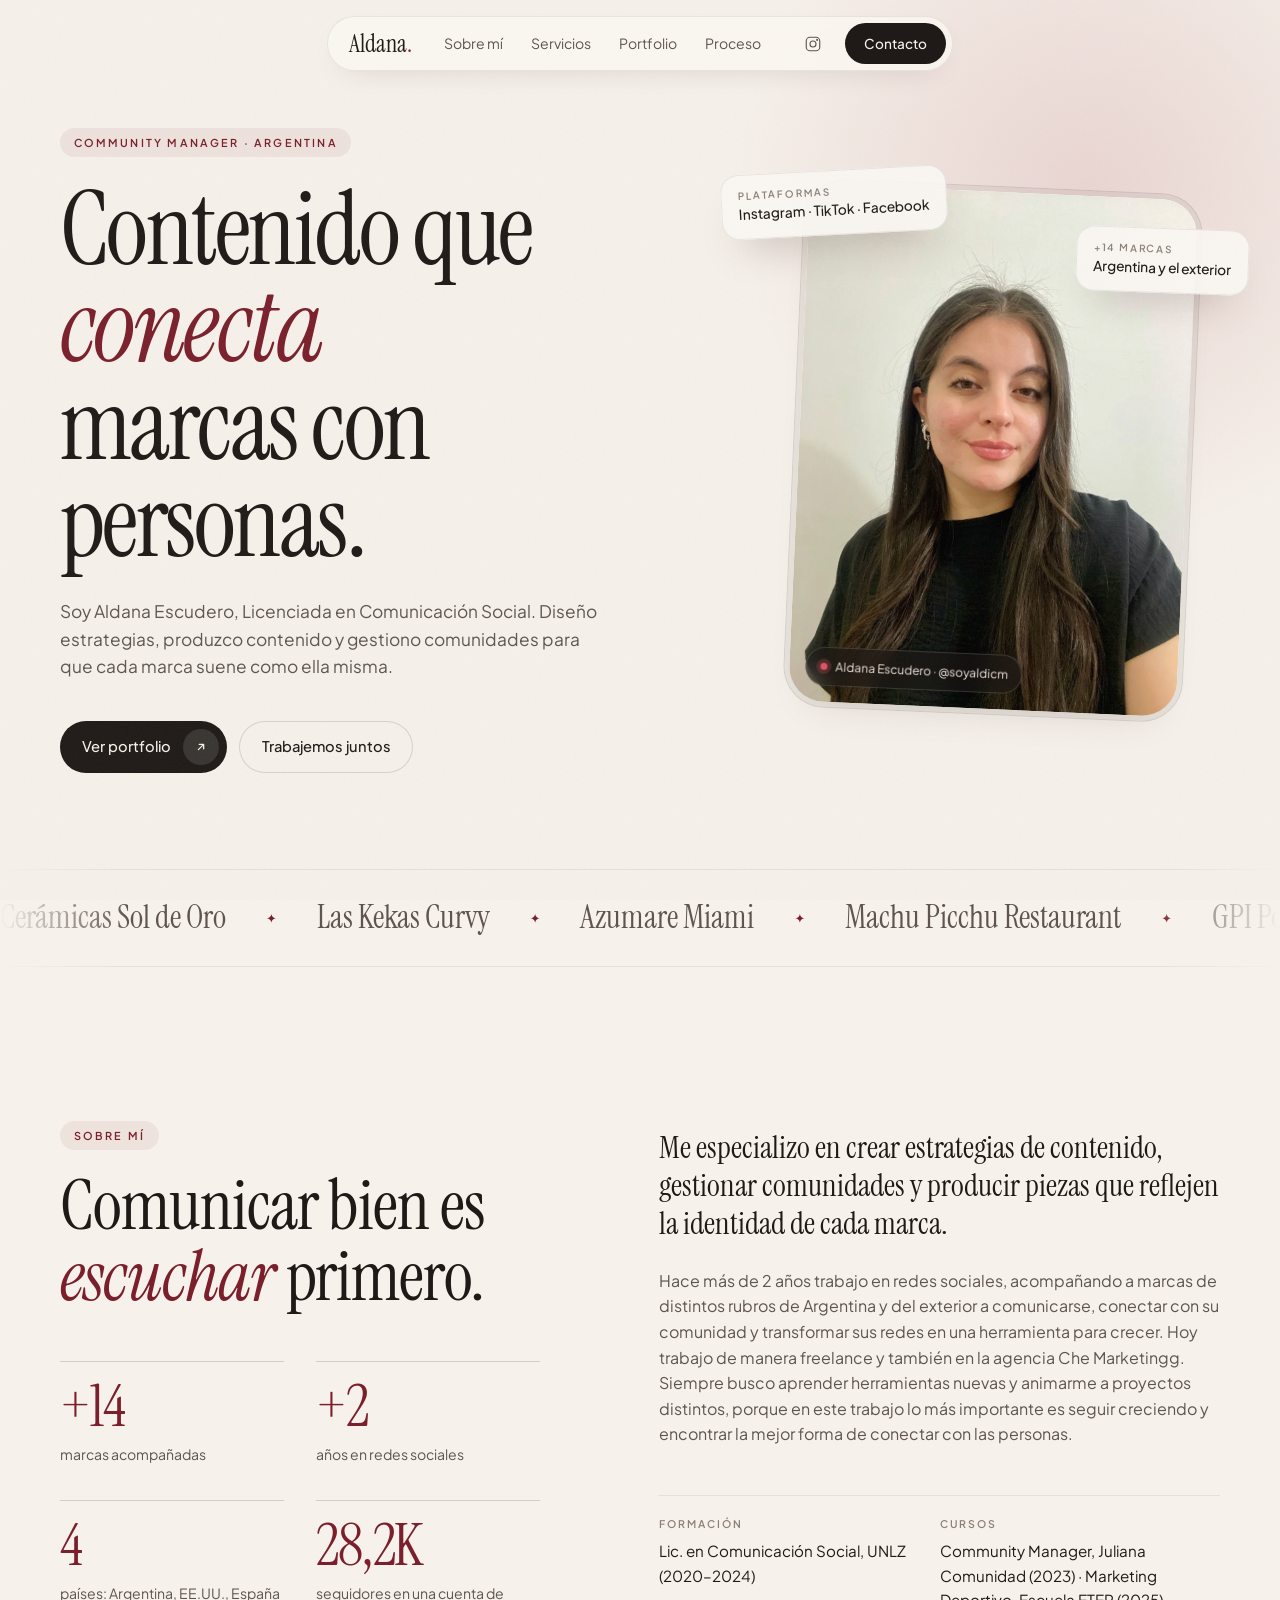
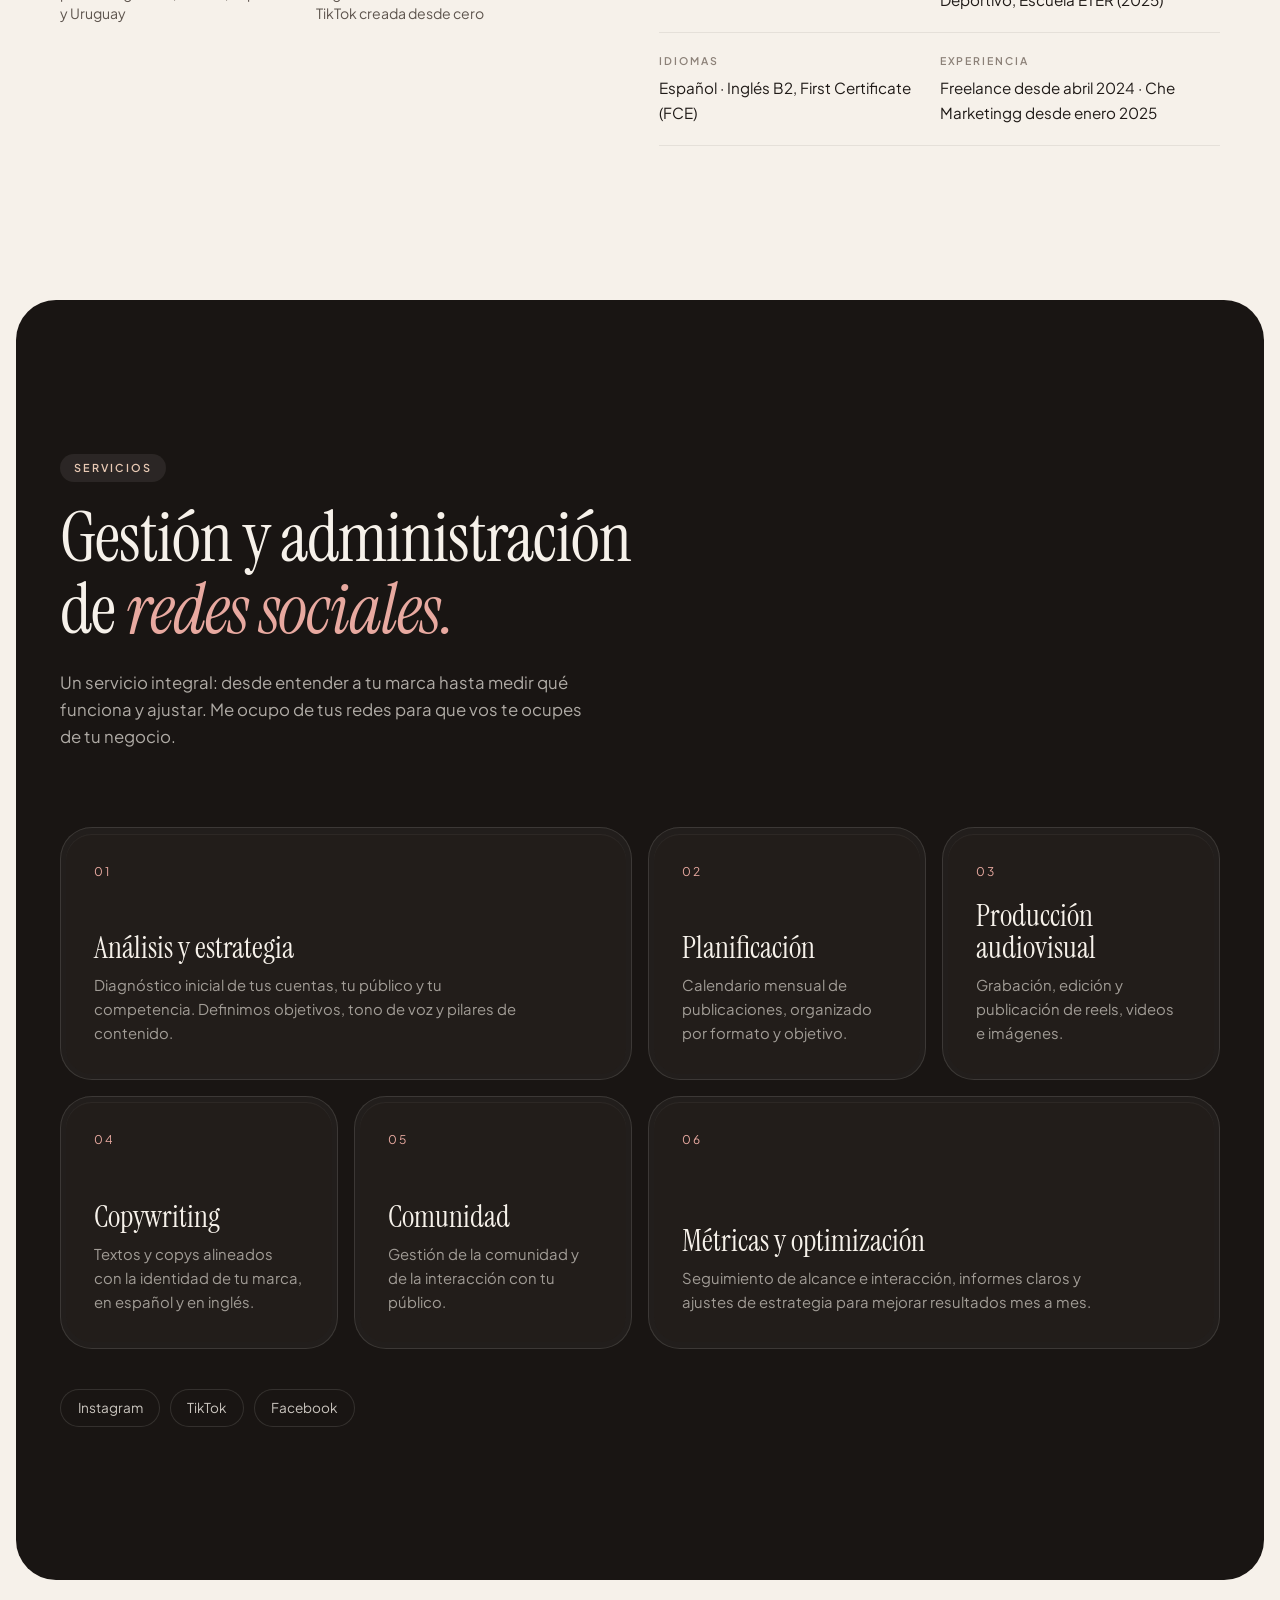
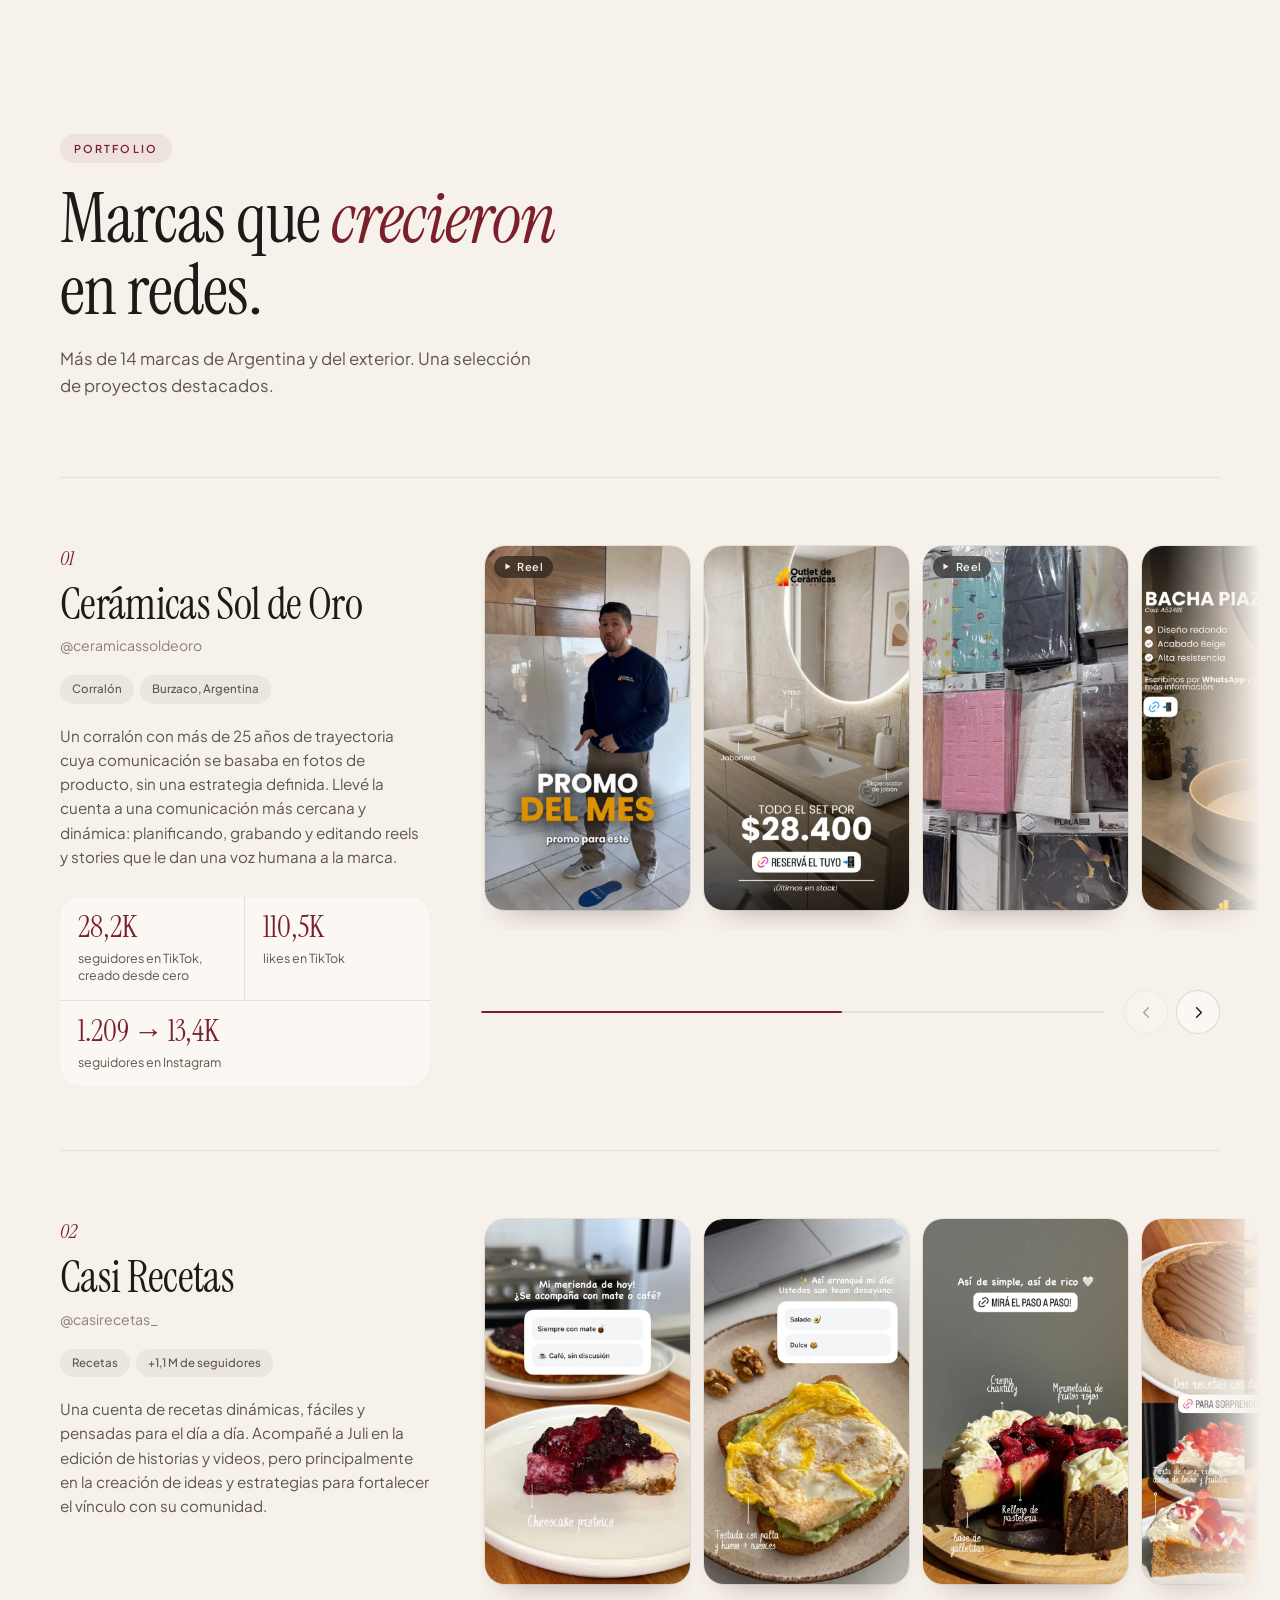
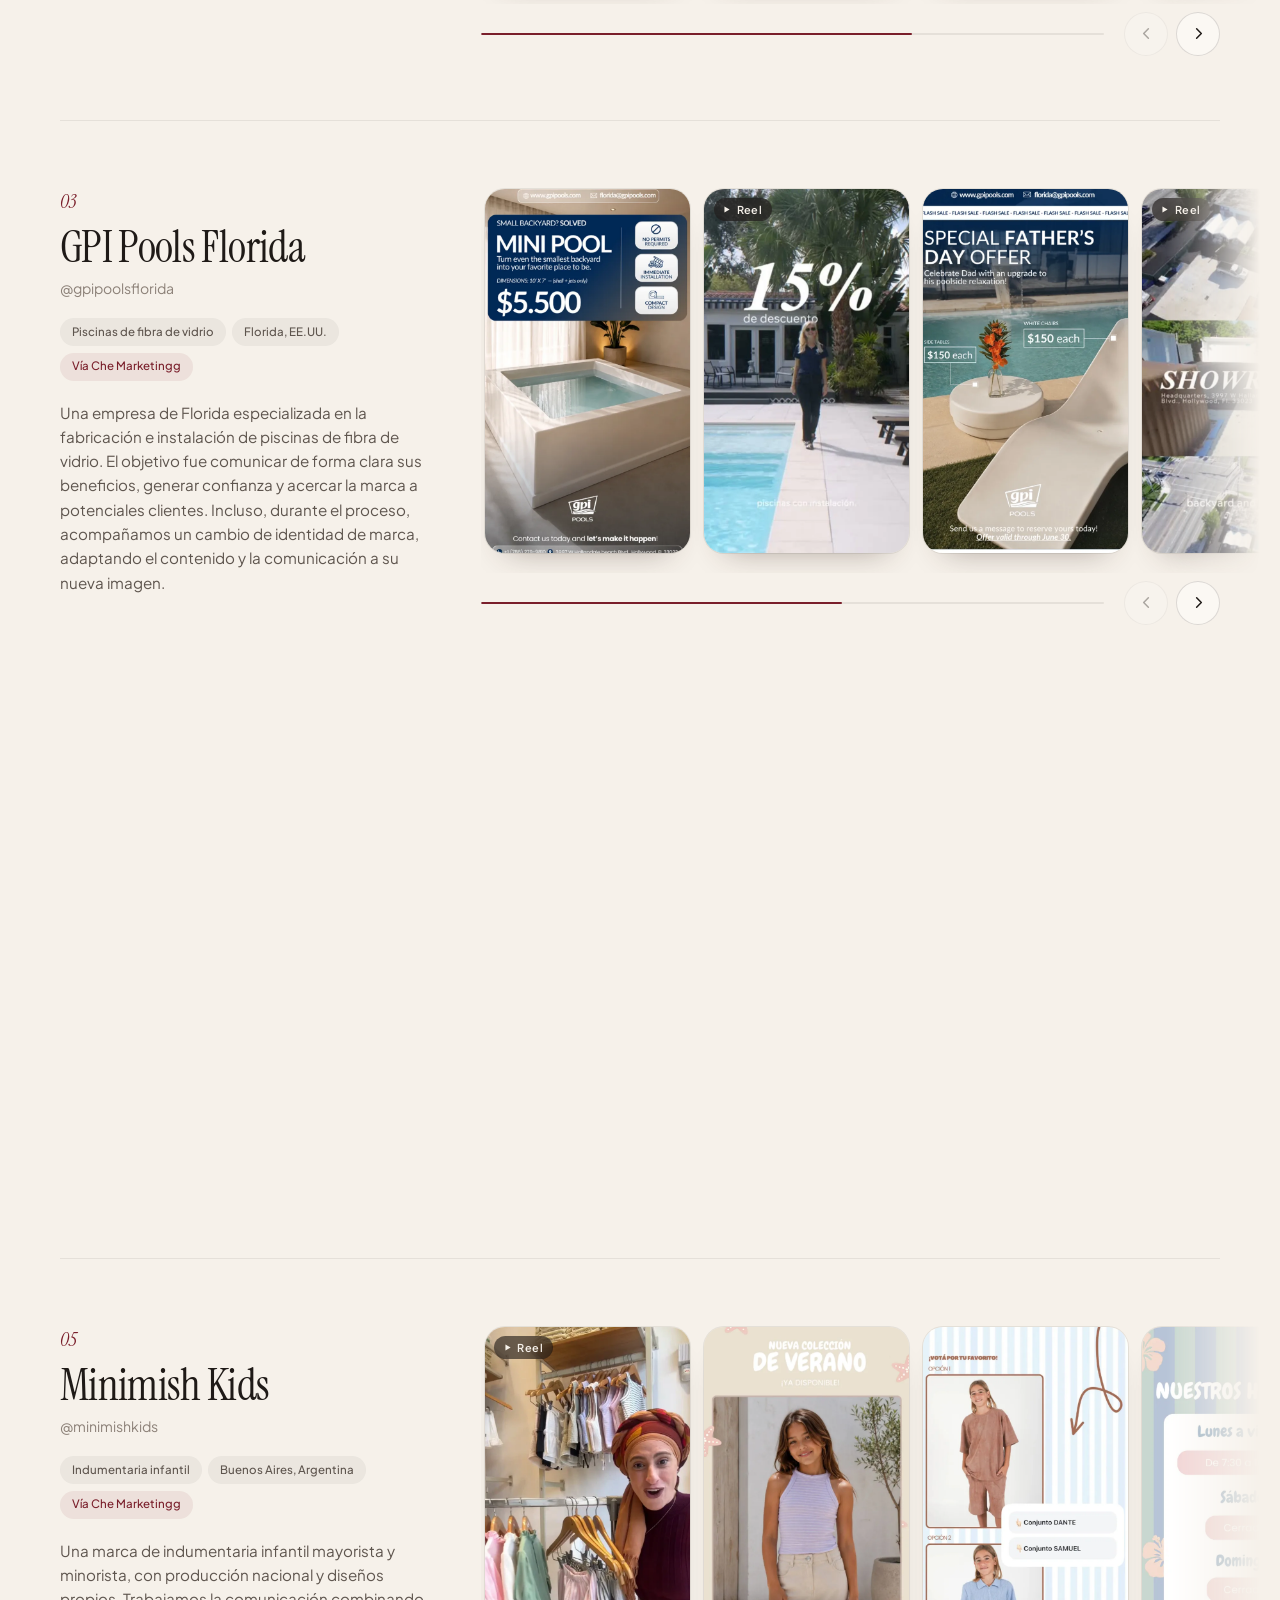
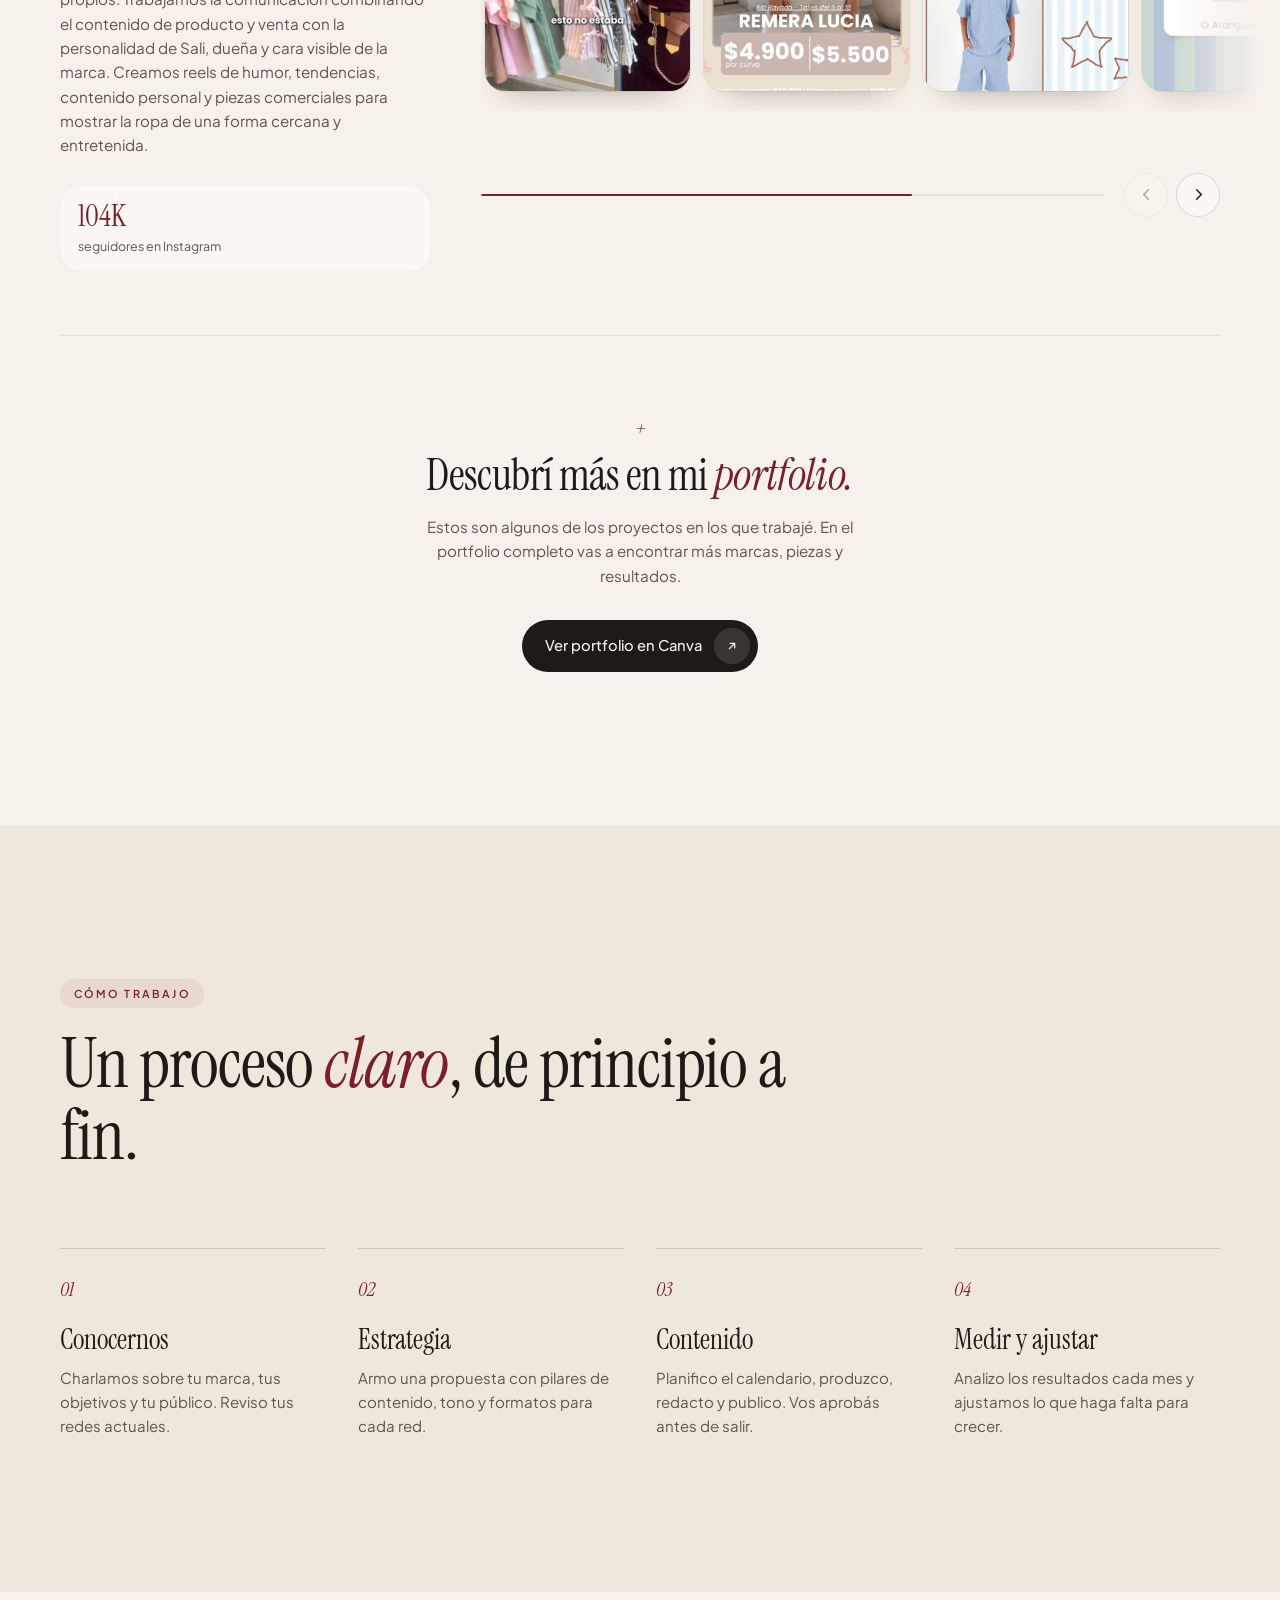
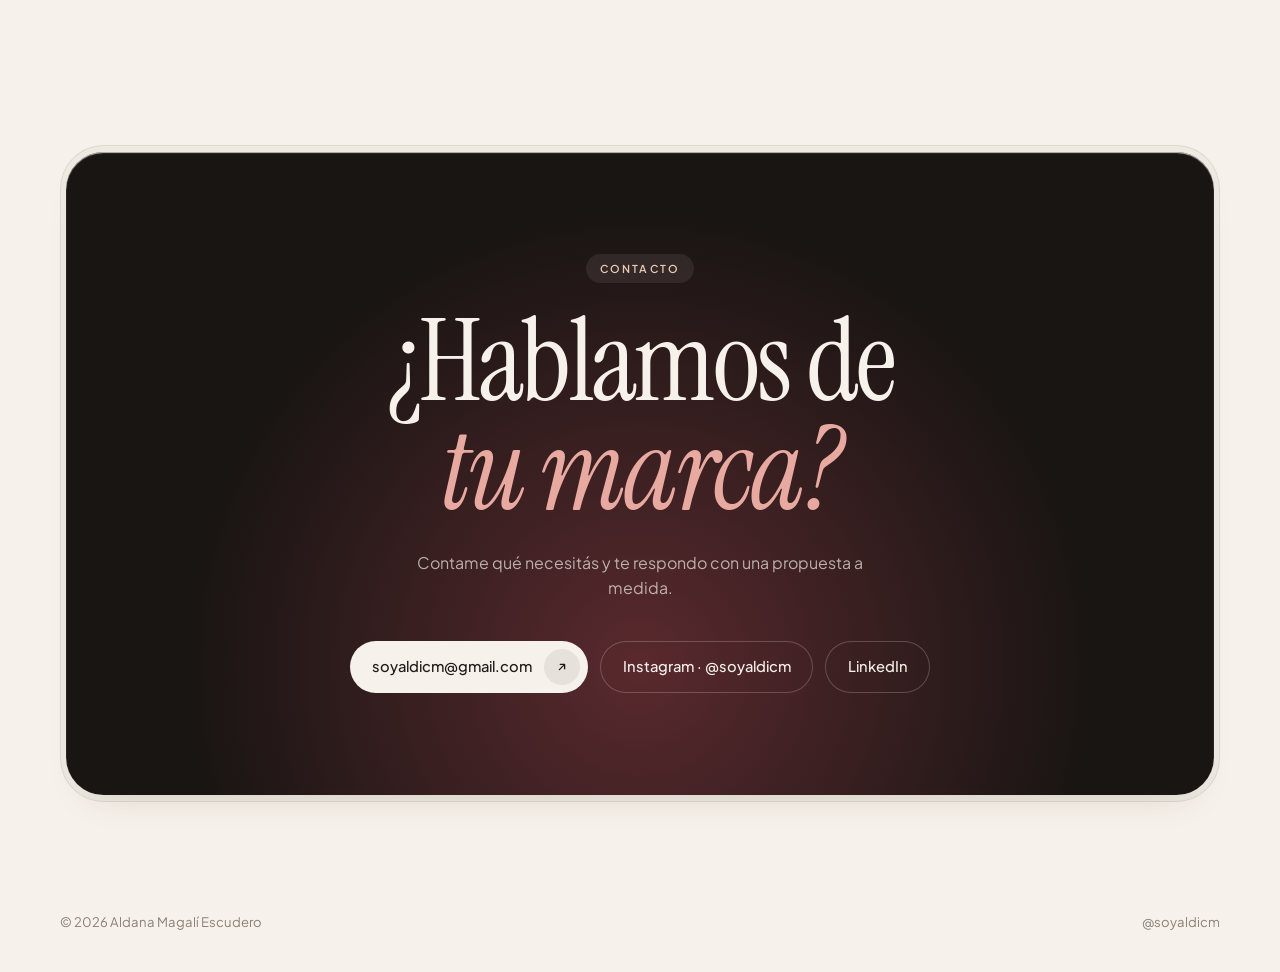
<file: index.html>
<!doctype html>
<html lang="es-AR">
<head>
  <meta charset="utf-8">
  <meta name="viewport" content="width=device-width, initial-scale=1">
  <title>Aldana Escudero · Community Manager</title>
  <meta name="description" content="Aldana Escudero, Licenciada en Comunicación Social y Community Manager. Gestión y administración de redes sociales: estrategia, contenido, copy y métricas.">
  <meta name="theme-color" content="#F6F1EA">

  <!-- Favicon -->
  <link rel="icon" href="favicon.ico" sizes="48x48">
  <link rel="icon" href="assets/favicon-32.png" type="image/png" sizes="32x32">
  <link rel="apple-touch-icon" href="assets/apple-touch-icon.png">

  <!-- Vista previa al compartir (Open Graph / Twitter) -->
  <meta property="og:type" content="website">
  <meta property="og:title" content="Aldana Escudero · Community Manager">
  <meta property="og:description" content="Gestión y administración de redes sociales: estrategia, contenido, copy y métricas. +14 marcas de Argentina y el exterior.">
  <meta property="og:image" content="https://pela3.github.io/soyaldicm/assets/og-image.jpg">
  <meta property="og:image:width" content="1200">
  <meta property="og:image:height" content="630">
  <meta property="og:url" content="https://pela3.github.io/soyaldicm/">
  <meta property="og:locale" content="es_AR">
  <meta name="twitter:card" content="summary_large_image">
  <meta name="twitter:title" content="Aldana Escudero · Community Manager">
  <meta name="twitter:description" content="Gestión y administración de redes sociales: estrategia, contenido, copy y métricas.">
  <meta name="twitter:image" content="https://pela3.github.io/soyaldicm/assets/og-image.jpg">
  <link rel="preconnect" href="https://fonts.googleapis.com">
  <link rel="preconnect" href="https://fonts.gstatic.com" crossorigin>
  <link href="https://fonts.googleapis.com/css2?family=Instrument+Serif:ital@0;1&family=Plus+Jakarta+Sans:wght@300;400;500;600&display=swap" rel="stylesheet">
  <link rel="stylesheet" href="styles.css?v=8">
  <script>document.documentElement.classList.add('js')</script>
</head>
<body>
  <div class="grain" aria-hidden="true"></div>

  <!-- Nav flotante -->
  <header class="nav-wrap">
    <nav class="nav" aria-label="Principal">
      <a href="#inicio" class="nav-logo">Aldana<span>.</span></a>
      <ul class="nav-links">
        <li><a href="#sobre-mi">Sobre mí</a></li>
        <li><a href="#servicios">Servicios</a></li>
        <li><a href="#portfolio">Portfolio</a></li>
        <li><a href="#proceso">Proceso</a></li>
      </ul>
      <a href="https://www.instagram.com/soyaldicm/" target="_blank" rel="noopener" class="nav-ig" aria-label="Instagram @soyaldicm">
        <svg viewBox="0 0 24 24"><rect x="3" y="3" width="18" height="18" rx="5"/><circle cx="12" cy="12" r="4"/><circle cx="17.5" cy="6.5" r="0.6"/></svg>
      </a>
      <a href="#contacto" class="nav-cta">Contacto</a>
      <button class="burger" aria-label="Abrir menú" aria-expanded="false" aria-controls="menu">
        <span></span><span></span>
      </button>
    </nav>
  </header>

  <div class="menu" id="menu" aria-hidden="true">
    <ul>
      <li><a href="#sobre-mi">Sobre mí</a></li>
      <li><a href="#servicios">Servicios</a></li>
      <li><a href="#portfolio">Portfolio</a></li>
      <li><a href="#proceso">Proceso</a></li>
      <li><a href="#contacto">Contacto</a></li>
      <li><a href="https://www.instagram.com/soyaldicm/" target="_blank" rel="noopener">Instagram</a></li>
    </ul>
  </div>

  <main>
    <!-- HERO -->
    <section class="hero" id="inicio">
      <div class="container hero-grid">
        <div class="hero-copy">
          <span class="eyebrow reveal">Community Manager · Argentina</span>
          <h1 class="hero-title reveal">
            Contenido que <em>conecta</em><br>
            marcas con personas.
          </h1>
          <p class="hero-sub reveal">
            Soy Aldana Escudero, Licenciada en Comunicación Social. Diseño estrategias,
            produzco contenido y gestiono comunidades para que cada marca suene como ella misma.
          </p>
          <div class="hero-actions reveal">
            <a href="#portfolio" class="btn btn-dark">
              Ver portfolio
              <span class="btn-icon" aria-hidden="true">
                <svg viewBox="0 0 16 16"><path d="M5 11L11 5M11 5H6M11 5V10"/></svg>
              </span>
            </a>
            <a href="#contacto" class="btn btn-ghost">Trabajemos juntos</a>
          </div>
        </div>

        <div class="hero-visual reveal">
          <div class="bezel phone">
            <div class="bezel-core phone-core">
              <img src="assets/aldana.webp" alt="Aldana Escudero, Community Manager" width="900" height="1200" fetchpriority="high">
              <div class="phone-tag">
                <span class="dot"></span> Aldana Escudero · @soyaldicm
              </div>
            </div>
          </div>
          <div class="float-card float-a">
            <span class="float-k">Plataformas</span>
            <span class="float-v">Instagram · TikTok · Facebook</span>
          </div>
          <div class="float-card float-b">
            <span class="float-k">+14 marcas</span>
            <span class="float-v">Argentina y el exterior</span>
          </div>
        </div>
      </div>

      <div class="marquee" aria-label="Marcas con las que trabajé">
        <div class="marquee-track">
          <span>Cerámicas Sol de Oro</span><i>✦</i>
          <span>Las Kekas Curvy</span><i>✦</i>
          <span>Azumare Miami</span><i>✦</i>
          <span>Machu Picchu Restaurant</span><i>✦</i>
          <span>GPI Pools Florida</span><i>✦</i>
          <span>Shiro Candles Studio</span><i>✦</i>
          <span>Casi Recetas</span><i>✦</i>
          <span>Work From Uruguay</span><i>✦</i>
          <span>Minimish Kids</span><i>✦</i>
          <span>Lina Nails</span><i>✦</i>
          <span aria-hidden="true">Cerámicas Sol de Oro</span><i aria-hidden="true">✦</i>
          <span aria-hidden="true">Las Kekas Curvy</span><i aria-hidden="true">✦</i>
          <span aria-hidden="true">Azumare Miami</span><i aria-hidden="true">✦</i>
          <span aria-hidden="true">Machu Picchu Restaurant</span><i aria-hidden="true">✦</i>
          <span aria-hidden="true">GPI Pools Florida</span><i aria-hidden="true">✦</i>
          <span aria-hidden="true">Shiro Candles Studio</span><i aria-hidden="true">✦</i>
          <span aria-hidden="true">Casi Recetas</span><i aria-hidden="true">✦</i>
          <span aria-hidden="true">Work From Uruguay</span><i aria-hidden="true">✦</i>
          <span aria-hidden="true">Minimish Kids</span><i aria-hidden="true">✦</i>
          <span aria-hidden="true">Lina Nails</span><i aria-hidden="true">✦</i>
        </div>
      </div>
    </section>

    <!-- SOBRE MÍ -->
    <section class="section" id="sobre-mi">
      <div class="container about-grid">
        <div>
          <span class="eyebrow reveal">Sobre mí</span>
          <h2 class="h2 reveal">Comunicar bien es <em>escuchar</em> primero.</h2>
          <dl class="numbers reveal">
            <div><dt>+14</dt><dd>marcas acompañadas</dd></div>
            <div><dt>+2</dt><dd>años en redes sociales</dd></div>
            <div><dt>4</dt><dd>países: Argentina, EE.UU., España y Uruguay</dd></div>
            <div><dt>28,2K</dt><dd>seguidores en una cuenta de TikTok creada desde cero</dd></div>
          </dl>
        </div>
        <div class="about-body">
          <p class="lead reveal">
            Me especializo en crear estrategias de contenido, gestionar comunidades y producir
            piezas que reflejen la identidad de cada marca.
          </p>
          <p class="reveal">
            Hace más de 2 años trabajo en redes sociales, acompañando a marcas de distintos rubros
            de Argentina y del exterior a comunicarse, conectar con su comunidad y transformar sus
            redes en una herramienta para crecer. Hoy trabajo de manera freelance y también en la
            agencia Che Marketingg. Siempre busco aprender herramientas nuevas y animarme a proyectos
            distintos, porque en este trabajo lo más importante es seguir creciendo y encontrar
            la mejor forma de conectar con las personas.
          </p>

          <dl class="facts reveal">
            <div><dt>Formación</dt><dd>Lic. en Comunicación Social, UNLZ (2020–2024)</dd></div>
            <div><dt>Cursos</dt><dd>Community Manager, Juliana Comunidad (2023) · Marketing Deportivo, Escuela ETER (2025)</dd></div>
            <div><dt>Idiomas</dt><dd>Español · Inglés B2, First Certificate (FCE)</dd></div>
            <div><dt>Experiencia</dt><dd>Freelance desde abril 2024 · Che Marketingg desde enero 2025</dd></div>
          </dl>
        </div>
      </div>
    </section>

    <!-- SERVICIOS -->
    <section class="section section-dark" id="servicios">
      <div class="container">
        <div class="section-head">
          <span class="eyebrow eyebrow-light reveal">Servicios</span>
          <h2 class="h2 reveal">Gestión y administración<br>de <em>redes sociales.</em></h2>
          <p class="section-sub reveal">
            Un servicio integral: desde entender a tu marca hasta medir qué funciona y ajustar.
            Me ocupo de tus redes para que vos te ocupes de tu negocio.
          </p>
        </div>

        <div class="services">
          <article class="bezel bezel-dark service service-wide reveal">
            <div class="bezel-core">
              <span class="service-n">01</span>
              <h3>Análisis y estrategia</h3>
              <p>Diagnóstico inicial de tus cuentas, tu público y tu competencia. Definimos objetivos, tono de voz y pilares de contenido.</p>
            </div>
          </article>
          <article class="bezel bezel-dark service reveal">
            <div class="bezel-core">
              <span class="service-n">02</span>
              <h3>Planificación</h3>
              <p>Calendario mensual de publicaciones, organizado por formato y objetivo.</p>
            </div>
          </article>
          <article class="bezel bezel-dark service reveal">
            <div class="bezel-core">
              <span class="service-n">03</span>
              <h3>Producción audiovisual</h3>
              <p>Grabación, edición y publicación de reels, videos e imágenes.</p>
            </div>
          </article>
          <article class="bezel bezel-dark service reveal">
            <div class="bezel-core">
              <span class="service-n">04</span>
              <h3>Copywriting</h3>
              <p>Textos y copys alineados con la identidad de tu marca, en español y en inglés.</p>
            </div>
          </article>
          <article class="bezel bezel-dark service reveal">
            <div class="bezel-core">
              <span class="service-n">05</span>
              <h3>Comunidad</h3>
              <p>Gestión de la comunidad y de la interacción con tu público.</p>
            </div>
          </article>
          <article class="bezel bezel-dark service service-wide reveal">
            <div class="bezel-core">
              <span class="service-n">06</span>
              <h3>Métricas y optimización</h3>
              <p>Seguimiento de alcance e interacción, informes claros y ajustes de estrategia para mejorar resultados mes a mes.</p>
            </div>
          </article>
        </div>

        <div class="platforms reveal">
          <span>Instagram</span><span>TikTok</span><span>Facebook</span>
        </div>
      </div>
    </section>

    <!-- PORTFOLIO -->
    <section class="section" id="portfolio">
      <div class="container">
        <div class="section-head section-head-row">
          <div>
            <span class="eyebrow reveal">Portfolio</span>
            <h2 class="h2 reveal">Marcas que <em>crecieron</em><br>en redes.</h2>
            <p class="section-lead reveal">Más de 14 marcas de Argentina y del exterior. Una selección de proyectos destacados.</p>
          </div>
        </div>

        <div class="cases">

          <article class="case reveal" id="caso-soldeoro">
            <div class="case-info">
              <span class="case-n">01</span>
              <h3 class="case-title">Cerámicas Sol de Oro</h3>
              <a class="case-handle" href="https://www.instagram.com/ceramicassoldeoro/" target="_blank" rel="noopener">@ceramicassoldeoro</a>
              <div class="tags"><span class="tag">Corralón</span><span class="tag">Burzaco, Argentina</span></div>
              <p class="case-desc">Un corralón con más de 25 años de trayectoria cuya comunicación se basaba en fotos de producto, sin una estrategia definida. Llevé la cuenta a una comunicación más cercana y dinámica: planificando, grabando y editando reels y stories que le dan una voz humana a la marca.</p>
              <dl class="stats"><div><dt>28,2K</dt><dd>seguidores en TikTok, creado desde cero</dd></div><div><dt>110,5K</dt><dd>likes en TikTok</dd></div><div><dt>1.209 → 13,4K</dt><dd>seguidores en Instagram</dd></div></dl>
            </div>
            <div class="case-gallery" tabindex="0" aria-label="Piezas de Cerámicas Sol de Oro">
              <button class="shot shot-video" data-caption="Cerámicas Sol de Oro · Reel: promo del mes" data-video="assets/work/soldeoro-1.mp4">
                <img src="assets/work/soldeoro-1.webp" alt="Reel: promo del mes" loading="lazy" width="640" height="1138">
                <span class="shot-play" aria-hidden="true"><svg viewBox="0 0 16 16"><path d="M5 3.5v9l7.5-4.5z"/></svg>Reel</span>
              </button>
              <button class="shot" data-caption="Cerámicas Sol de Oro · Story: set de baño por $28.400">
                <img src="assets/work/soldeoro-2.webp" alt="Story: set de baño por $28.400" loading="lazy" width="640" height="1138">
              </button>
              <button class="shot shot-video" data-caption="Cerámicas Sol de Oro · Reel: placas autoadhesivas" data-video="assets/work/soldeoro-3.mp4">
                <img src="assets/work/soldeoro-3.webp" alt="Reel: placas autoadhesivas" loading="lazy" width="640" height="1138">
                <span class="shot-play" aria-hidden="true"><svg viewBox="0 0 16 16"><path d="M5 3.5v9l7.5-4.5z"/></svg>Reel</span>
              </button>
              <button class="shot" data-caption="Cerámicas Sol de Oro · Story de producto: bacha Piazza">
                <img src="assets/work/soldeoro-4.webp" alt="Story de producto: bacha Piazza" loading="lazy" width="640" height="1138">
              </button>
              <button class="shot" data-caption="Cerámicas Sol de Oro · Story de producto: porcelanato concreto beige">
                <img src="assets/work/soldeoro-5.webp" alt="Story de producto: porcelanato concreto beige" loading="lazy" width="640" height="1138">
              </button>
              <button class="shot" data-caption="Cerámicas Sol de Oro · Perfil de TikTok con 28,2K seguidores">
                <img src="assets/work/soldeoro-6.webp" alt="Perfil de TikTok con 28,2K seguidores" loading="lazy" width="640" height="1138">
              </button>
            </div>
          </article>

          <article class="case reveal" id="caso-casirecetas">
            <div class="case-info">
              <span class="case-n">02</span>
              <h3 class="case-title">Casi Recetas</h3>
              <a class="case-handle" href="https://www.instagram.com/casirecetas_/" target="_blank" rel="noopener">@casirecetas_</a>
              <div class="tags"><span class="tag">Recetas</span><span class="tag">+1,1 M de seguidores</span></div>
              <p class="case-desc">Una cuenta de recetas dinámicas, fáciles y pensadas para el día a día. Acompañé a Juli en la edición de historias y videos, pero principalmente en la creación de ideas y estrategias para fortalecer el vínculo con su comunidad.</p>
            </div>
            <div class="case-gallery" tabindex="0" aria-label="Piezas de Casi Recetas">
              <button class="shot" data-caption="Casi Recetas · Story interactiva: ¿mate o café?">
                <img src="assets/work/casirecetas-1.webp" alt="Story interactiva: ¿mate o café?" loading="lazy" width="640" height="1138">
              </button>
              <button class="shot" data-caption="Casi Recetas · Story interactiva: ¿salado o dulce?">
                <img src="assets/work/casirecetas-2.webp" alt="Story interactiva: ¿salado o dulce?" loading="lazy" width="640" height="1138">
              </button>
              <button class="shot" data-caption="Casi Recetas · Story: así de simple, así de rico">
                <img src="assets/work/casirecetas-3.webp" alt="Story: así de simple, así de rico" loading="lazy" width="640" height="1138">
              </button>
              <button class="shot" data-caption="Casi Recetas · Story: dos recetas con la misma masa">
                <img src="assets/work/casirecetas-4.webp" alt="Story: dos recetas con la misma masa" loading="lazy" width="640" height="1138">
              </button>
              <button class="shot" data-caption="Casi Recetas · Perfil de Casi Recetas">
                <img src="assets/work/casirecetas-5.webp" alt="Perfil de Casi Recetas" loading="lazy" width="640" height="1138">
              </button>
            </div>
          </article>

          <article class="case reveal" id="caso-gpipools">
            <div class="case-info">
              <span class="case-n">03</span>
              <h3 class="case-title">GPI Pools Florida</h3>
              <a class="case-handle" href="https://www.instagram.com/gpipoolsflorida/" target="_blank" rel="noopener">@gpipoolsflorida</a>
              <div class="tags"><span class="tag">Piscinas de fibra de vidrio</span><span class="tag">Florida, EE.UU.</span><span class="tag tag-agency">Vía Che Marketingg</span></div>
              <p class="case-desc">Una empresa de Florida especializada en la fabricación e instalación de piscinas de fibra de vidrio. El objetivo fue comunicar de forma clara sus beneficios, generar confianza y acercar la marca a potenciales clientes. Incluso, durante el proceso, acompañamos un cambio de identidad de marca, adaptando el contenido y la comunicación a su nueva imagen.</p>
            </div>
            <div class="case-gallery" tabindex="0" aria-label="Piezas de GPI Pools Florida">
              <button class="shot" data-caption="GPI Pools Florida · Story: mini pool por $5.500">
                <img src="assets/work/gpipools-1.webp" alt="Story: mini pool por $5.500" loading="lazy" width="640" height="1138">
              </button>
              <button class="shot shot-video" data-caption="GPI Pools Florida · Reel: 15% de descuento" data-video="assets/work/gpipools-2.mp4">
                <img src="assets/work/gpipools-2.webp" alt="Reel: 15% de descuento" loading="lazy" width="640" height="1138">
                <span class="shot-play" aria-hidden="true"><svg viewBox="0 0 16 16"><path d="M5 3.5v9l7.5-4.5z"/></svg>Reel</span>
              </button>
              <button class="shot" data-caption="GPI Pools Florida · Story: oferta del Día del Padre">
                <img src="assets/work/gpipools-3.webp" alt="Story: oferta del Día del Padre" loading="lazy" width="640" height="1138">
              </button>
              <button class="shot shot-video" data-caption="GPI Pools Florida · Reel: showroom" data-video="assets/work/gpipools-4.mp4">
                <img src="assets/work/gpipools-4.webp" alt="Reel: showroom" loading="lazy" width="640" height="1138">
                <span class="shot-play" aria-hidden="true"><svg viewBox="0 0 16 16"><path d="M5 3.5v9l7.5-4.5z"/></svg>Reel</span>
              </button>
              <button class="shot" data-caption="GPI Pools Florida · Story: share your experience">
                <img src="assets/work/gpipools-5.webp" alt="Story: share your experience" loading="lazy" width="640" height="1138">
              </button>
              <button class="shot shot-video" data-caption="GPI Pools Florida · Reel: pool decks" data-video="assets/work/gpipools-6.mp4">
                <img src="assets/work/gpipools-6.webp" alt="Reel: pool decks" loading="lazy" width="640" height="1138">
                <span class="shot-play" aria-hidden="true"><svg viewBox="0 0 16 16"><path d="M5 3.5v9l7.5-4.5z"/></svg>Reel</span>
              </button>
            </div>
          </article>

          <article class="case reveal" id="caso-azumare">
            <div class="case-info">
              <span class="case-n">04</span>
              <h3 class="case-title">Azumare</h3>
              <a class="case-handle" href="https://www.instagram.com/azumaremiami/" target="_blank" rel="noopener">@azumaremiami</a>
              <div class="tags"><span class="tag">Restaurante kosher</span><span class="tag">Miami, EE.UU.</span><span class="tag tag-agency">Vía Che Marketingg</span></div>
              <p class="case-desc">Un restaurante kosher de Miami con una propuesta que combina sushi, cocina internacional, tragos y eventos especiales. Durante la gestión creamos reels gastronómicos para mostrar platos, tragos y la experiencia del restaurante; reels de humor y trends para generar contenido más cercano y compartible; y contenido sobre eventos especiales, como las cenas de Shabbat.</p>
            </div>
            <div class="case-gallery" tabindex="0" aria-label="Piezas de Azumare">
              <button class="shot shot-video" data-caption="Azumare · Reel: sushi para compartir" data-video="assets/work/azumare-1.mp4">
                <img src="assets/work/azumare-1.webp" alt="Reel: sushi para compartir" loading="lazy" width="640" height="1138">
                <span class="shot-play" aria-hidden="true"><svg viewBox="0 0 16 16"><path d="M5 3.5v9l7.5-4.5z"/></svg>Reel</span>
              </button>
              <button class="shot" data-caption="Azumare · Story: take time to make your soul happy">
                <img src="assets/work/azumare-2.webp" alt="Story: take time to make your soul happy" loading="lazy" width="640" height="1138">
              </button>
              <button class="shot shot-video" data-caption="Azumare · Reel: ¿cuántas veces te vas a equivocar hoy?" data-video="assets/work/azumare-3.mp4">
                <img src="assets/work/azumare-3.webp" alt="Reel: ¿cuántas veces te vas a equivocar hoy?" loading="lazy" width="640" height="1138">
                <span class="shot-play" aria-hidden="true"><svg viewBox="0 0 16 16"><path d="M5 3.5v9l7.5-4.5z"/></svg>Reel</span>
              </button>
              <button class="shot" data-caption="Azumare · Story: Purim Seudah">
                <img src="assets/work/azumare-4.webp" alt="Story: Purim Seudah" loading="lazy" width="640" height="1138">
              </button>
              <button class="shot shot-video" data-caption="Azumare · Reel: el sonido de Azumare" data-video="assets/work/azumare-5.mp4">
                <img src="assets/work/azumare-5.webp" alt="Reel: el sonido de Azumare" loading="lazy" width="640" height="1138">
                <span class="shot-play" aria-hidden="true"><svg viewBox="0 0 16 16"><path d="M5 3.5v9l7.5-4.5z"/></svg>Reel</span>
              </button>
              <button class="shot" data-caption="Azumare · Post: Shabbat Dinner">
                <img src="assets/work/azumare-6.webp" alt="Post: Shabbat Dinner" loading="lazy" width="640" height="1138">
              </button>
              <button class="shot shot-video" data-caption="Azumare · Reel: I heard you're finally..." data-video="assets/work/azumare-7.mp4">
                <img src="assets/work/azumare-7.webp" alt="Reel: I heard you're finally..." loading="lazy" width="640" height="1138">
                <span class="shot-play" aria-hidden="true"><svg viewBox="0 0 16 16"><path d="M5 3.5v9l7.5-4.5z"/></svg>Reel</span>
              </button>
              <button class="shot" data-caption="Azumare · Story: reservá tu noche">
                <img src="assets/work/azumare-8.webp" alt="Story: reservá tu noche" loading="lazy" width="640" height="1138">
              </button>
            </div>
          </article>

          <article class="case reveal" id="caso-minimish">
            <div class="case-info">
              <span class="case-n">05</span>
              <h3 class="case-title">Minimish Kids</h3>
              <a class="case-handle" href="https://www.instagram.com/minimishkids/" target="_blank" rel="noopener">@minimishkids</a>
              <div class="tags"><span class="tag">Indumentaria infantil</span><span class="tag">Buenos Aires, Argentina</span><span class="tag tag-agency">Vía Che Marketingg</span></div>
              <p class="case-desc">Una marca de indumentaria infantil mayorista y minorista, con producción nacional y diseños propios. Trabajamos la comunicación combinando el contenido de producto y venta con la personalidad de Sali, dueña y cara visible de la marca. Creamos reels de humor, tendencias, contenido personal y piezas comerciales para mostrar la ropa de una forma cercana y entretenida.</p>
              <dl class="stats"><div><dt>104K</dt><dd>seguidores en Instagram</dd></div></dl>
            </div>
            <div class="case-gallery" tabindex="0" aria-label="Piezas de Minimish Kids">
              <button class="shot shot-video" data-caption="Minimish Kids · Reel: esto no estaba" data-video="assets/work/minimish-1.mp4">
                <img src="assets/work/minimish-1.webp" alt="Reel: esto no estaba" loading="lazy" width="640" height="1138">
                <span class="shot-play" aria-hidden="true"><svg viewBox="0 0 16 16"><path d="M5 3.5v9l7.5-4.5z"/></svg>Reel</span>
              </button>
              <button class="shot" data-caption="Minimish Kids · Story: nueva colección de verano">
                <img src="assets/work/minimish-2.webp" alt="Story: nueva colección de verano" loading="lazy" width="640" height="1138">
              </button>
              <button class="shot" data-caption="Minimish Kids · Story: conjuntos Dante y Samuel">
                <img src="assets/work/minimish-3.webp" alt="Story: conjuntos Dante y Samuel" loading="lazy" width="640" height="1138">
              </button>
              <button class="shot" data-caption="Minimish Kids · Story: nuestros horarios">
                <img src="assets/work/minimish-4.webp" alt="Story: nuestros horarios" loading="lazy" width="640" height="1138">
              </button>
              <button class="shot" data-caption="Minimish Kids · Perfil de Minimish Kids">
                <img src="assets/work/minimish-5.webp" alt="Perfil de Minimish Kids" loading="lazy" width="640" height="1138">
              </button>
            </div>
          </article>

          <div class="case-more reveal">
            <span class="case-n">+</span>
            <h3 class="case-title">Descubrí más en mi <em>portfolio.</em></h3>
            <p class="case-desc">Estos son algunos de los proyectos en los que trabajé. En el portfolio completo vas a encontrar más marcas, piezas y resultados.</p>
            <a href="https://canva.link/lw3jkq8yaiywxhg" target="_blank" rel="noopener" class="btn btn-dark">
              Ver portfolio en Canva
              <span class="btn-icon" aria-hidden="true"><svg viewBox="0 0 16 16"><path d="M5 11L11 5M11 5H6M11 5V10"/></svg></span>
            </a>
          </div>
        </div>
      </div>
    </section>

    <dialog class="lightbox" aria-label="Vista ampliada">
      <button class="lb-btn lb-close" aria-label="Cerrar"><svg viewBox="0 0 16 16"><path d="M4 4l8 8M12 4l-8 8"/></svg></button>
      <button class="lb-btn lb-prev" aria-label="Anterior"><svg viewBox="0 0 16 16"><path d="M10 3L5 8l5 5"/></svg></button>
      <figure>
        <img alt="">
        <video controls playsinline preload="none"></video>
        <figcaption></figcaption>
      </figure>
      <button class="lb-btn lb-next" aria-label="Siguiente"><svg viewBox="0 0 16 16"><path d="M6 3l5 5-5 5"/></svg></button>
    </dialog>

    <!-- PROCESO -->
    <section class="section section-tint" id="proceso">
      <div class="container">
        <div class="section-head">
          <span class="eyebrow reveal">Cómo trabajo</span>
          <h2 class="h2 reveal">Un proceso <em>claro</em>, de principio a fin.</h2>
        </div>
        <ol class="steps">
          <li class="reveal">
            <span class="step-n">01</span>
            <h3>Conocernos</h3>
            <p>Charlamos sobre tu marca, tus objetivos y tu público. Reviso tus redes actuales.</p>
          </li>
          <li class="reveal">
            <span class="step-n">02</span>
            <h3>Estrategia</h3>
            <p>Armo una propuesta con pilares de contenido, tono y formatos para cada red.</p>
          </li>
          <li class="reveal">
            <span class="step-n">03</span>
            <h3>Contenido</h3>
            <p>Planifico el calendario, produzco, redacto y publico. Vos aprobás antes de salir.</p>
          </li>
          <li class="reveal">
            <span class="step-n">04</span>
            <h3>Medir y ajustar</h3>
            <p>Analizo los resultados cada mes y ajustamos lo que haga falta para crecer.</p>
          </li>
        </ol>
      </div>
    </section>

    <!-- CONTACTO -->
    <section class="section contact" id="contacto">
      <div class="container">
        <div class="bezel contact-card reveal">
          <div class="bezel-core contact-core">
            <span class="eyebrow eyebrow-light">Contacto</span>
            <h2 class="contact-title">¿Hablamos de<br><em>tu marca?</em></h2>
            <p class="contact-sub">Contame qué necesitás y te respondo con una propuesta a medida.</p>
            <div class="contact-actions">
              <a href="mailto:soyaldicm@gmail.com?subject=Consulta%20por%20gesti%C3%B3n%20de%20redes" class="btn btn-light">
                soyaldicm@gmail.com
                <span class="btn-icon" aria-hidden="true">
                  <svg viewBox="0 0 16 16"><path d="M5 11L11 5M11 5H6M11 5V10"/></svg>
                </span>
              </a>
              <a href="https://www.instagram.com/soyaldicm/" target="_blank" rel="noopener" class="btn btn-outline-light">Instagram · @soyaldicm</a>
              <a href="https://www.linkedin.com/in/aldana-magal%C3%AD-escudero-574703310" target="_blank" rel="noopener" class="btn btn-outline-light">LinkedIn</a>
            </div>
          </div>
        </div>
      </div>
    </section>
  </main>

  <footer class="footer">
    <div class="container footer-row">
      <span>© <span id="year">2026</span> Aldana Magalí Escudero</span>
      <a href="https://www.instagram.com/soyaldicm/" target="_blank" rel="noopener">@soyaldicm</a>
    </div>
  </footer>

  <script src="script.js?v=7"></script>
</body>
</html>
</file>
<file: styles.css>
/* ==========================================================
   Aldana Escudero · Community Manager
   Editorial luxury: crema cálida, espresso, acento vino.
   ========================================================== */

:root {
  --cream: #F6F1EA;
  --cream-2: #EFE7DC;
  --paper: #FBF8F3;
  --ink: #1F1A17;
  --ink-soft: #5E554E;
  --ink-mute: #8C8178;
  --wine: #7A1F2B;
  --wine-soft: #A8424F;
  --espresso: #191513;
  --line: rgba(31, 26, 23, 0.08);
  --line-light: rgba(246, 241, 234, 0.12);

  --serif: "Instrument Serif", "Times New Roman", serif;
  --sans: "Plus Jakarta Sans", system-ui, sans-serif;

  --ease-out: cubic-bezier(0.23, 1, 0.32, 1);
  --ease-in-out: cubic-bezier(0.77, 0, 0.175, 1);
  --ease-drawer: cubic-bezier(0.32, 0.72, 0, 1);

  --radius: 2rem;
  --bezel-pad: 0.4rem;
  --gutter: clamp(1rem, 4vw, 2.5rem);
}

*, *::before, *::after { box-sizing: border-box; }

html { scroll-behavior: smooth; -webkit-text-size-adjust: 100%; }

body {
  margin: 0;
  background: var(--cream);
  color: var(--ink);
  font-family: var(--sans);
  font-size: 1rem;
  line-height: 1.6;
  font-weight: 400;
  -webkit-font-smoothing: antialiased;
  overflow-x: hidden;
}

img { display: block; max-width: 100%; }
a { color: inherit; text-decoration: none; }
em { font-style: italic; }
h1, h2, h3 { margin: 0; font-weight: 400; }
p { margin: 0; }

::selection { background: var(--wine); color: var(--cream); }

:focus-visible {
  outline: 2px solid var(--wine);
  outline-offset: 3px;
  border-radius: 999px;
}

.container {
  width: 100%;
  max-width: 1240px;
  margin: 0 auto;
  padding: 0 var(--gutter);
}

/* Grano de papel, fijo y sin eventos */
.grain {
  position: fixed;
  inset: 0;
  z-index: 3;
  pointer-events: none;
  opacity: 0.05;
  background-image: url("data:image/svg+xml,%3Csvg xmlns='http://www.w3.org/2000/svg' width='160' height='160'%3E%3Cfilter id='n'%3E%3CfeTurbulence type='fractalNoise' baseFrequency='0.9' numOctaves='3' stitchTiles='stitch'/%3E%3C/filter%3E%3Crect width='100%25' height='100%25' filter='url(%23n)'/%3E%3C/svg%3E");
}

/* ---------- Tipografía ---------- */
.eyebrow {
  display: inline-flex;
  align-items: center;
  gap: 0.5rem;
  padding: 0.35rem 0.85rem;
  border-radius: 999px;
  background: rgba(122, 31, 43, 0.07);
  color: var(--wine);
  font-size: 0.68rem;
  font-weight: 600;
  letter-spacing: 0.2em;
  text-transform: uppercase;
}
.eyebrow-light { background: rgba(246, 241, 234, 0.08); color: #E8C9B4; }

.h2 {
  margin-top: 1.25rem;
  font-family: var(--serif);
  font-size: clamp(2.5rem, 5.5vw, 4.5rem);
  line-height: 1.02;
  letter-spacing: -0.015em;
}
.h2 em, .hero-title em, .contact-title em { color: var(--wine); }
.section-dark .h2 em { color: #E8A9A0; }

.lead {
  font-family: var(--serif);
  font-size: clamp(1.5rem, 2.4vw, 2rem);
  line-height: 1.25;
  color: var(--ink);
}

/* ---------- Botones (pill + ícono anidado) ---------- */
.btn {
  display: inline-flex;
  align-items: center;
  gap: 0.75rem;
  padding: 0.5rem 0.5rem 0.5rem 1.4rem;
  min-height: 3.25rem;
  border-radius: 999px;
  font-size: 0.92rem;
  font-weight: 500;
  white-space: nowrap;
  transition: transform 160ms var(--ease-out), background-color 200ms ease, color 200ms ease, box-shadow 300ms var(--ease-out);
}
.btn:active { transform: scale(0.97); }

.btn-icon {
  display: grid;
  place-items: center;
  width: 2.25rem;
  height: 2.25rem;
  border-radius: 999px;
  transition: transform 300ms var(--ease-out);
}
.btn-icon svg {
  width: 14px; height: 14px;
  fill: none; stroke: currentColor; stroke-width: 1.5;
  stroke-linecap: round; stroke-linejoin: round;
}

.btn-dark { background: var(--ink); color: var(--cream); }
.btn-dark .btn-icon { background: rgba(246, 241, 234, 0.12); }

.btn-light { background: var(--cream); color: var(--ink); }
.btn-light .btn-icon { background: rgba(31, 26, 23, 0.07); }

.btn-ghost {
  padding: 0.5rem 1.4rem;
  color: var(--ink);
  box-shadow: inset 0 0 0 1px rgba(31, 26, 23, 0.14);
}
.btn-outline-light {
  padding: 0.5rem 1.4rem;
  color: var(--cream);
  box-shadow: inset 0 0 0 1px rgba(246, 241, 234, 0.22);
}

@media (hover: hover) and (pointer: fine) {
  .btn-dark:hover { background: var(--wine); }
  .btn:hover .btn-icon { transform: translate(2px, -2px) scale(1.06); }
  .btn-ghost:hover { box-shadow: inset 0 0 0 1px rgba(31, 26, 23, 0.4); }
  .btn-outline-light:hover { background: rgba(246, 241, 234, 0.08); }
}

/* ---------- Doble bisel ---------- */
.bezel {
  padding: var(--bezel-pad);
  border-radius: var(--radius);
  background: rgba(31, 26, 23, 0.035);
  box-shadow: inset 0 0 0 1px var(--line);
}
.bezel-core {
  height: 100%;
  border-radius: calc(var(--radius) - var(--bezel-pad));
  background: var(--paper);
  box-shadow:
    inset 0 1px 1px rgba(255, 255, 255, 0.7),
    0 20px 40px -24px rgba(60, 40, 30, 0.18);
  overflow: hidden;
}
.bezel-dark {
  background: rgba(246, 241, 234, 0.04);
  box-shadow: inset 0 0 0 1px var(--line-light);
}
.bezel-dark .bezel-core {
  background: #221D1A;
  box-shadow: inset 0 1px 1px rgba(255, 255, 255, 0.06);
}

/* ---------- Nav flotante ---------- */
.nav-wrap {
  position: fixed;
  top: 1rem;
  left: 0; right: 0;
  z-index: 20;
  display: flex;
  justify-content: center;
  padding: 0 var(--gutter);
  pointer-events: none;
}
.nav {
  pointer-events: auto;
  display: flex;
  align-items: center;
  gap: 2rem;
  padding: 0.45rem 0.45rem 0.45rem 1.4rem;
  border-radius: 999px;
  background: rgba(251, 248, 243, 0.72);
  backdrop-filter: blur(18px) saturate(1.4);
  -webkit-backdrop-filter: blur(18px) saturate(1.4);
  box-shadow: inset 0 0 0 1px var(--line), 0 10px 30px -18px rgba(60, 40, 30, 0.25);
}
.nav-logo {
  font-family: var(--serif);
  font-size: 1.5rem;
  line-height: 1;
}
.nav-logo span { color: var(--wine); }
.nav-links {
  display: flex;
  gap: 1.75rem;
  margin: 0; padding: 0;
  list-style: none;
  font-size: 0.88rem;
  color: var(--ink-soft);
}
.nav-links a { transition: color 200ms ease; }
.nav-links a:hover { color: var(--ink); }
.nav-cta {
  padding: 0.6rem 1.2rem;
  border-radius: 999px;
  background: var(--ink);
  color: var(--cream);
  font-size: 0.85rem;
  font-weight: 500;
  transition: transform 160ms var(--ease-out), background-color 200ms ease;
}
.nav-cta:hover { background: var(--wine); }
.nav-cta:active { transform: scale(0.97); }

.burger {
  display: none;
  position: relative;
  width: 2.75rem; height: 2.75rem;
  border: 0;
  border-radius: 999px;
  background: var(--ink);
  cursor: pointer;
}
.burger span {
  position: absolute;
  left: 50%; top: 50%;
  width: 16px; height: 1.5px;
  background: var(--cream);
  border-radius: 2px;
  transition: transform 400ms var(--ease-drawer);
}
.burger span:first-child { transform: translate(-50%, -4px); }
.burger span:last-child { transform: translate(-50%, 3px); }
.menu-open .burger span:first-child { transform: translate(-50%, 0) rotate(45deg); }
.menu-open .burger span:last-child { transform: translate(-50%, 0) rotate(-45deg); }

.menu {
  position: fixed;
  inset: 0;
  z-index: 15;
  display: flex;
  align-items: center;
  padding: 0 var(--gutter);
  background: rgba(246, 241, 234, 0.9);
  backdrop-filter: blur(28px);
  -webkit-backdrop-filter: blur(28px);
  opacity: 0;
  visibility: hidden;
  transition: opacity 400ms var(--ease-out), visibility 0s linear 400ms;
}
.menu ul { list-style: none; margin: 0; padding: 0; }
.menu li {
  opacity: 0;
  transform: translateY(2rem);
  transition: opacity 500ms var(--ease-out), transform 500ms var(--ease-out);
}
.menu a {
  display: block;
  padding: 0.3rem 0;
  font-family: var(--serif);
  font-size: clamp(2.5rem, 11vw, 4rem);
  line-height: 1.1;
}
.menu-open .menu { opacity: 1; visibility: visible; transition: opacity 400ms var(--ease-out); }
.menu-open .menu li { opacity: 1; transform: none; }
.menu-open .menu li:nth-child(1) { transition-delay: 60ms; }
.menu-open .menu li:nth-child(2) { transition-delay: 100ms; }
.menu-open .menu li:nth-child(3) { transition-delay: 140ms; }
.menu-open .menu li:nth-child(4) { transition-delay: 180ms; }
.menu-open .menu li:nth-child(5) { transition-delay: 220ms; }
.menu-open .menu li:nth-child(6) { transition-delay: 260ms; }

/* ---------- Hero ---------- */
.hero {
  position: relative;
  min-height: 100dvh;
  display: flex;
  flex-direction: column;
  justify-content: center;
  padding-top: 8rem;
  overflow: hidden;
}
.hero::before {
  content: "";
  position: absolute;
  top: -20%;
  right: -15%;
  width: 60vw; height: 60vw;
  max-width: 820px; max-height: 820px;
  border-radius: 50%;
  background: radial-gradient(circle, rgba(168, 66, 79, 0.16), transparent 65%);
  pointer-events: none;
}
.hero-grid {
  position: relative;
  display: grid;
  grid-template-columns: 1.25fr 0.9fr;
  gap: clamp(2rem, 6vw, 6rem);
  align-items: center;
}
.hero-title {
  margin-top: 1.5rem;
  font-family: var(--serif);
  font-size: clamp(3.1rem, 8vw, 7rem);
  line-height: 0.95;
  letter-spacing: -0.025em;
}
.hero-sub {
  max-width: 34rem;
  margin-top: 1.75rem;
  font-size: 1.08rem;
  color: var(--ink-soft);
}
.hero-actions {
  display: flex;
  flex-wrap: wrap;
  gap: 0.75rem;
  margin-top: 2.5rem;
}

.hero-visual {
  position: relative;
  justify-self: center;
  width: min(100%, 400px);
}
.phone {
  --radius: 2.6rem;
  transform: rotate(2.5deg);
  background: rgba(31, 26, 23, 0.06);
}
.phone-core {
  position: relative;
  aspect-ratio: 3 / 4;
  background: var(--cream-2);
}
.phone-core img {
  width: 100%; height: 100%;
  object-fit: cover;
  object-position: 50% 35%;
}
.phone-tag {
  position: absolute;
  left: 1rem; bottom: 1rem;
  display: flex; align-items: center; gap: 0.5rem;
  padding: 0.6rem 0.9rem;
  border-radius: 999px;
  background: rgba(25, 21, 19, 0.55);
  backdrop-filter: blur(10px);
  -webkit-backdrop-filter: blur(10px);
  box-shadow: inset 0 0 0 1px rgba(255, 255, 255, 0.14);
  color: #F3E7DF;
  font-size: 0.75rem;
}
.dot {
  width: 7px; height: 7px;
  border-radius: 50%;
  background: #E05264;
  box-shadow: 0 0 0 4px rgba(224, 82, 100, 0.25);
  animation: pulse 2.4s var(--ease-in-out) infinite;
}
@keyframes pulse { 50% { box-shadow: 0 0 0 7px rgba(224, 82, 100, 0); } }

.float-card {
  position: absolute;
  display: flex; flex-direction: column;
  padding: 0.85rem 1.1rem;
  border-radius: 1.1rem;
  background: rgba(251, 248, 243, 0.92);
  box-shadow: inset 0 0 0 1px var(--line), 0 24px 40px -22px rgba(60, 40, 30, 0.35);
  white-space: nowrap;
}
.float-k {
  font-size: 0.62rem;
  font-weight: 600;
  letter-spacing: 0.18em;
  text-transform: uppercase;
  color: var(--ink-mute);
}
.float-v { font-size: 0.86rem; font-weight: 500; }
.float-a { left: -18%; top: -3%; transform: rotate(-3deg); }
.float-b { right: -14%; top: 8%; transform: rotate(2deg); }

/* Marquee */
.marquee {
  position: relative;
  margin-top: clamp(4rem, 8vw, 6rem);
  padding: 1.4rem 0;
  border-top: 1px solid var(--line);
  border-bottom: 1px solid var(--line);
  overflow: hidden;
  -webkit-mask-image: linear-gradient(90deg, transparent, #000 10%, #000 90%, transparent);
  mask-image: linear-gradient(90deg, transparent, #000 10%, #000 90%, transparent);
}
.marquee-track {
  display: flex;
  align-items: center;
  gap: 2.5rem;
  width: max-content;
  animation: marquee 38s linear infinite;
}
.marquee-track span {
  font-family: var(--serif);
  font-size: clamp(1.4rem, 2.6vw, 2rem);
  color: var(--ink-soft);
}
.marquee-track i { font-style: normal; color: var(--wine); font-size: 0.8rem; }
@keyframes marquee { to { transform: translateX(calc(-50% - 1.25rem)); } }

/* ---------- Secciones ---------- */
.section { padding: clamp(6rem, 12vw, 10rem) 0; }
.section-dark {
  background: var(--espresso);
  color: var(--cream);
  border-radius: 2.5rem;
  margin: 0 clamp(0.5rem, 1.5vw, 1rem);
}
.section-tint { background: var(--cream-2); }
.section-head { max-width: 46rem; margin-bottom: clamp(3rem, 6vw, 5rem); }
.section-head-row {
  max-width: none;
  display: flex;
  justify-content: space-between;
  align-items: flex-end;
  gap: 2rem;
  flex-wrap: wrap;
}
.section-sub {
  margin-top: 1.5rem;
  max-width: 34rem;
  color: rgba(246, 241, 234, 0.68);
  font-size: 1.05rem;
}

/* Sobre mí */
.about-grid {
  display: grid;
  grid-template-columns: 1fr 1.1fr;
  gap: clamp(2.5rem, 7vw, 7rem);
}
.about-body { display: flex; flex-direction: column; gap: 1.5rem; padding-top: 0.5rem; }
.about-body > p:not(.lead) { color: var(--ink-soft); max-width: 36rem; }
.facts {
  display: grid;
  grid-template-columns: 1fr 1fr;
  gap: 0;
  margin: 1.5rem 0 0;
  border-top: 1px solid var(--line);
}
.facts div {
  padding: 1.25rem 1.25rem 1.25rem 0;
  border-bottom: 1px solid var(--line);
}
.facts dt {
  font-size: 0.66rem;
  font-weight: 600;
  letter-spacing: 0.18em;
  text-transform: uppercase;
  color: var(--ink-mute);
}
.facts dd { margin: 0.4rem 0 0; font-size: 0.95rem; }

/* Números */
.numbers {
  display: grid;
  grid-template-columns: 1fr 1fr;
  gap: 2.25rem 2rem;
  max-width: 30rem;
  margin: 3rem 0 0;
}
.numbers div { padding-top: 1rem; border-top: 1px solid rgba(31, 26, 23, 0.16); }
.numbers dt {
  font-family: var(--serif);
  font-size: clamp(2.8rem, 4.5vw, 3.8rem);
  line-height: 1;
  letter-spacing: -0.02em;
  color: var(--wine);
}
.numbers dd { margin: 0.5rem 0 0; font-size: 0.88rem; line-height: 1.45; color: var(--ink-soft); }

/* Servicios */
.services {
  display: grid;
  grid-template-columns: repeat(4, 1fr);
  gap: 1rem;
}
.service-wide { grid-column: span 2; }
.service .bezel-core {
  display: flex;
  flex-direction: column;
  min-height: 15rem;
  padding: 1.75rem;
  transition: background-color 300ms ease;
}
.service-n {
  font-size: 0.75rem;
  letter-spacing: 0.15em;
  color: #E8A9A0;
}
.service h3 {
  margin-top: auto;
  font-family: var(--serif);
  font-size: 1.85rem;
  line-height: 1.1;
}
.service p {
  margin-top: 0.6rem;
  color: rgba(246, 241, 234, 0.6);
  font-size: 0.93rem;
  max-width: 28rem;
}
@media (hover: hover) and (pointer: fine) {
  .service:hover .bezel-core { background: #2A2420; }
}
.platforms {
  display: flex;
  flex-wrap: wrap;
  gap: 0.6rem;
  margin-top: 2.5rem;
}
.platforms span {
  padding: 0.5rem 1.1rem;
  border-radius: 999px;
  box-shadow: inset 0 0 0 1px var(--line-light);
  font-size: 0.85rem;
  color: rgba(246, 241, 234, 0.8);
}

/* Portfolio */
.case-more {
  padding: clamp(3rem, 6vw, 5rem) 0 0;
  border-top: 1px solid var(--line);
  text-align: center;
}
.case-more .case-desc { margin: 1.1rem auto 2rem; }
.case-more .case-title em { color: var(--wine); }

.section-lead {
  margin-top: 1.25rem;
  max-width: 30rem;
  color: var(--ink-soft);
  font-size: 1.05rem;
}

.case {
  display: grid;
  grid-template-columns: minmax(0, 4fr) minmax(0, 8fr);
  gap: clamp(2rem, 4vw, 4rem);
  align-items: start;
  padding: clamp(2.5rem, 5vw, 4rem) 0;
  border-top: 1px solid var(--line);
}
.case-info { position: relative; }
.case-n {
  font-family: var(--serif);
  font-style: italic;
  font-size: 1.25rem;
  color: var(--wine);
}
.case-title {
  margin-top: 0.5rem;
  font-family: var(--serif);
  font-size: clamp(2.1rem, 3.4vw, 3rem);
  line-height: 1.02;
  letter-spacing: -0.015em;
}
.case-handle {
  display: inline-block;
  margin-top: 0.5rem;
  font-size: 0.88rem;
  color: var(--ink-mute);
  transition: color 200ms ease;
}
.case-handle:hover { color: var(--wine); }
.tags { display: flex; flex-wrap: wrap; gap: 0.4rem; margin-top: 1.1rem; }
.tag {
  padding: 0.3rem 0.75rem;
  border-radius: 999px;
  background: rgba(31, 26, 23, 0.05);
  font-size: 0.72rem;
  font-weight: 500;
  color: var(--ink-soft);
}
.tag-agency { background: rgba(122, 31, 43, 0.08); color: var(--wine); }
.case-desc {
  margin-top: 1.25rem;
  max-width: 30rem;
  font-size: 0.95rem;
  color: var(--ink-soft);
}

.stats {
  display: flex;
  flex-wrap: wrap;
  gap: 1px;
  margin: 1.75rem 0 0;
  border-radius: 1.25rem;
  overflow: hidden;
  background: var(--line);
  box-shadow: inset 0 0 0 1px var(--line);
}
.stats div { flex: 1 1 8.5rem; padding: 1rem 1.1rem; background: var(--paper); }
.stats dt {
  font-family: var(--serif);
  font-size: 1.85rem;
  line-height: 1;
  color: var(--wine);
  white-space: nowrap;
}
.stats dd { margin: 0.45rem 0 0; font-size: 0.78rem; line-height: 1.35; color: var(--ink-soft); }

.case-gallery {
  display: flex;
  gap: 0.9rem;
  overflow-x: auto;
  overscroll-behavior-x: contain;
  scroll-snap-type: x mandatory;
  scroll-padding-left: 0.25rem;
  padding: 0.25rem var(--gutter) 1.25rem 0.25rem;
  margin-right: calc(var(--gutter) * -1);
  scrollbar-width: thin;
  scrollbar-color: rgba(31, 26, 23, 0.2) transparent;
  -webkit-mask-image: linear-gradient(90deg, #000 88%, transparent);
  mask-image: linear-gradient(90deg, #000 88%, transparent);
}
.case-gallery { scrollbar-width: none; }
.case-gallery::-webkit-scrollbar { display: none; }
.case-gallery.at-end { -webkit-mask-image: none; mask-image: none; }
.case-gallery { grid-column: 2; }
.case-info { grid-row: span 2; }
.case { row-gap: 0.5rem; }

.gallery-nav {
  grid-column: 2;
  display: flex;
  align-items: center;
  gap: 0.5rem;
}
.gallery-nav[hidden] { display: none; }
.gallery-progress {
  position: relative;
  flex: 1;
  height: 2px;
  margin-right: 0.75rem;
  border-radius: 2px;
  background: var(--line);
  overflow: hidden;
}
.gallery-progress span {
  position: absolute;
  inset: 0 auto 0 0;
  border-radius: 2px;
  background: var(--wine);
  transition: transform 120ms linear;
}
.gallery-btn {
  display: grid;
  place-items: center;
  width: 2.75rem; height: 2.75rem;
  flex: none;
  border: 0;
  border-radius: 999px;
  background: var(--paper);
  color: var(--ink);
  box-shadow: inset 0 0 0 1px rgba(31, 26, 23, 0.14);
  cursor: pointer;
  transition: background-color 200ms ease, color 200ms ease, opacity 200ms ease, transform 160ms var(--ease-out);
}
.gallery-btn svg { width: 15px; height: 15px; fill: none; stroke: currentColor; stroke-width: 1.6; stroke-linecap: round; stroke-linejoin: round; }
.gallery-btn:active:not(:disabled) { transform: scale(0.94); }
.gallery-btn:disabled { opacity: 0.35; cursor: default; }
@media (hover: hover) and (pointer: fine) {
  .gallery-btn:not(:disabled):hover { background: var(--ink); color: var(--cream); }
}

.case-gallery:focus-visible { outline: 2px solid var(--wine); outline-offset: 4px; border-radius: 1.5rem; }

.shot {
  flex: 0 0 clamp(150px, 16vw, 215px);
  aspect-ratio: 9 / 16;
  padding: 0;
  border: 0;
  border-radius: 1.25rem;
  overflow: hidden;
  background: var(--cream-2);
  box-shadow: 0 0 0 1px var(--line), 0 18px 30px -22px rgba(60, 40, 30, 0.45);
  cursor: zoom-in;
  scroll-snap-align: start;
  transition: transform 160ms var(--ease-out);
}
.shot img {
  width: 100%; height: 100%;
  object-fit: cover;
  object-position: top;
  transition: transform 700ms var(--ease-out);
}
.shot { position: relative; }
.shot video {
  position: absolute;
  inset: 0;
  width: 100%; height: 100%;
  object-fit: cover;
  opacity: 0;
  transition: opacity 300ms var(--ease-out);
}
.shot video.playing { opacity: 1; }
.shot-play {
  position: absolute;
  top: 0.6rem; left: 0.6rem;
  display: inline-flex; align-items: center; gap: 0.3rem;
  padding: 0.3rem 0.6rem 0.3rem 0.45rem;
  border-radius: 999px;
  background: rgba(25, 21, 19, 0.6);
  backdrop-filter: blur(8px);
  -webkit-backdrop-filter: blur(8px);
  color: #F6F1EA;
  font-family: var(--sans);
  font-size: 0.68rem;
  font-weight: 600;
  letter-spacing: 0.04em;
  pointer-events: none;
}
.shot-play svg { width: 11px; height: 11px; fill: currentColor; }
.shot:active { transform: scale(0.97); }
@media (hover: hover) and (pointer: fine) {
  .shot:hover img { transform: scale(1.04); }
}

/* Lightbox */
.lightbox {
  width: 100vw;
  height: 100dvh;
  max-width: none;
  max-height: none;
  margin: 0;
  padding: 0;
  border: 0;
  background: rgba(20, 16, 14, 0.9);
  color: var(--cream);
}
.lightbox::backdrop { background: rgba(20, 16, 14, 0.4); backdrop-filter: blur(16px); -webkit-backdrop-filter: blur(16px); }
.lightbox[open] {
  display: flex;
  align-items: center;
  justify-content: center;
  gap: 1.5rem;
  animation: lb-in 260ms var(--ease-out);
}
.lightbox[open] figure { animation: lb-pop 320ms var(--ease-out); }
@keyframes lb-in { from { opacity: 0; } }
@keyframes lb-pop { from { opacity: 0; transform: scale(0.96) translateY(8px); } }
.lightbox figure {
  margin: 0;
  display: flex;
  flex-direction: column;
  align-items: center;
  gap: 0.9rem;
}
.lightbox video { display: none; background: #000; }
.lightbox.is-video img { display: none; }
.lightbox.is-video video { display: block; }
.lightbox img, .lightbox video {
  max-height: 84dvh;
  max-width: min(88vw, 520px);
  border-radius: 1.25rem;
  object-fit: contain;
}
.lightbox figcaption { font-size: 0.85rem; color: rgba(246, 241, 234, 0.7); text-align: center; padding: 0 1rem; }
.lb-btn {
  display: grid;
  place-items: center;
  width: 3rem; height: 3rem;
  flex: none;
  border: 0;
  border-radius: 999px;
  background: rgba(246, 241, 234, 0.1);
  color: var(--cream);
  cursor: pointer;
  transition: background-color 200ms ease, transform 160ms var(--ease-out);
}
.lb-btn:hover { background: rgba(246, 241, 234, 0.2); }
.lb-btn:active { transform: scale(0.95); }
.lb-btn svg { width: 16px; height: 16px; fill: none; stroke: currentColor; stroke-width: 1.6; stroke-linecap: round; stroke-linejoin: round; }
.lb-close { position: absolute; top: 1.25rem; right: 1.25rem; }

/* Nav: Instagram */
.nav-ig {
  display: grid;
  place-items: center;
  width: 2.5rem; height: 2.5rem;
  margin-right: -1.25rem;
  border-radius: 999px;
  color: var(--ink-soft);
  transition: color 200ms ease, background-color 200ms ease;
}
.nav-ig:hover { color: var(--wine); background: rgba(122, 31, 43, 0.07); }
.nav-ig svg { width: 18px; height: 18px; fill: none; stroke: currentColor; stroke-width: 1.5; }

/* Proceso */
.steps {
  display: grid;
  grid-template-columns: repeat(4, 1fr);
  gap: 2rem;
  margin: 0; padding: 0;
  list-style: none;
  counter-reset: none;
}
.steps li { padding-top: 1.5rem; border-top: 1px solid rgba(31, 26, 23, 0.16); }
.step-n { font-family: var(--serif); font-style: italic; font-size: 1.25rem; color: var(--wine); }
.steps h3 { margin-top: 1.25rem; font-family: var(--serif); font-size: 1.75rem; line-height: 1.1; }
.steps p { margin-top: 0.6rem; color: var(--ink-soft); font-size: 0.94rem; }

/* Contacto */
.contact { padding-bottom: clamp(3rem, 6vw, 5rem); }
.contact-card { --radius: 2.75rem; }
.contact-core {
  position: relative;
  padding: clamp(3rem, 8vw, 7rem) clamp(1.5rem, 6vw, 5rem);
  background: var(--espresso);
  color: var(--cream);
  text-align: center;
  isolation: isolate;
}
.contact-core::before {
  content: "";
  position: absolute;
  z-index: -1;
  left: 50%; bottom: -60%;
  width: 90%; aspect-ratio: 1;
  transform: translateX(-50%);
  border-radius: 50%;
  background: radial-gradient(circle, rgba(168, 66, 79, 0.45), transparent 62%);
}
.contact-title {
  margin-top: 1.5rem;
  font-family: var(--serif);
  font-size: clamp(3rem, 9vw, 7.5rem);
  line-height: 0.95;
  letter-spacing: -0.025em;
}
.contact-title em { color: #E8A9A0; }
.contact-sub { margin: 1.5rem auto 0; max-width: 28rem; color: rgba(246, 241, 234, 0.68); }
.contact-actions {
  display: flex;
  flex-wrap: wrap;
  justify-content: center;
  gap: 0.75rem;
  margin-top: 2.5rem;
}

.footer { padding: 2rem 0 2.5rem; font-size: 0.82rem; color: var(--ink-mute); }
.footer-row { display: flex; justify-content: space-between; gap: 1rem; flex-wrap: wrap; }

/* ---------- Revelado al hacer scroll ---------- */
.js .reveal {
  opacity: 0;
  transform: translateY(2rem);
  filter: blur(6px);
  transition:
    opacity 900ms var(--ease-out),
    transform 900ms var(--ease-out),
    filter 900ms var(--ease-out);
  transition-delay: var(--d, 0ms);
}
.js .reveal.in { opacity: 1; transform: none; filter: none; }
.js .hero-visual.reveal.in { transform: none; }

/* ---------- Responsive ---------- */
@media (max-width: 1024px) {
  .services { grid-template-columns: repeat(2, 1fr); }
  .service-wide { grid-column: span 2; }
  .steps { grid-template-columns: repeat(2, 1fr); gap: 2.5rem 2rem; }
  .case { grid-template-columns: 1fr; gap: 1.75rem; }
  .case-gallery, .gallery-nav { grid-column: 1; }
  .case-info { grid-row: auto; }
  .gallery-nav { margin-top: -1.25rem; }
  .case-info { position: static; }
  .float-a { left: -8%; }
  .float-b { right: -4%; }
}

@media (max-width: 860px) {
  .nav-links, .nav-cta, .nav-ig { display: none; }
  .burger { display: block; }
  .nav { gap: 1rem; justify-content: space-between; width: 100%; max-width: 32rem; }

  .hero { padding-top: 7rem; }
  .hero-grid, .about-grid { grid-template-columns: 1fr; }
  .hero-visual { width: min(78%, 300px); margin-top: 1rem; }
  .float-a { left: -14%; }
  .float-b { right: -12%; }
}

@media (max-width: 640px) {
  .services, .steps { grid-template-columns: 1fr; }
  .service-wide { grid-column: auto; }
  .shot { flex-basis: 62vw; }
  .lb-prev, .lb-next { position: absolute; bottom: 1.25rem; }
  .lb-prev { left: calc(50% - 3.5rem); }
  .lb-next { right: calc(50% - 3.5rem); }
  .lightbox img, .lightbox video { max-height: 74dvh; }
  .facts { grid-template-columns: 1fr; }
  .phone { transform: none; }
  .float-card { display: none; }
  .section-dark { border-radius: 1.75rem; }
  .btn { white-space: normal; }
}

@media (prefers-reduced-motion: reduce) {
  html { scroll-behavior: auto; }
  *, *::before, *::after { animation: none !important; transition-duration: 1ms !important; transition-delay: 0ms !important; }
  .js .reveal { filter: none; transform: none; }
}
</file>
